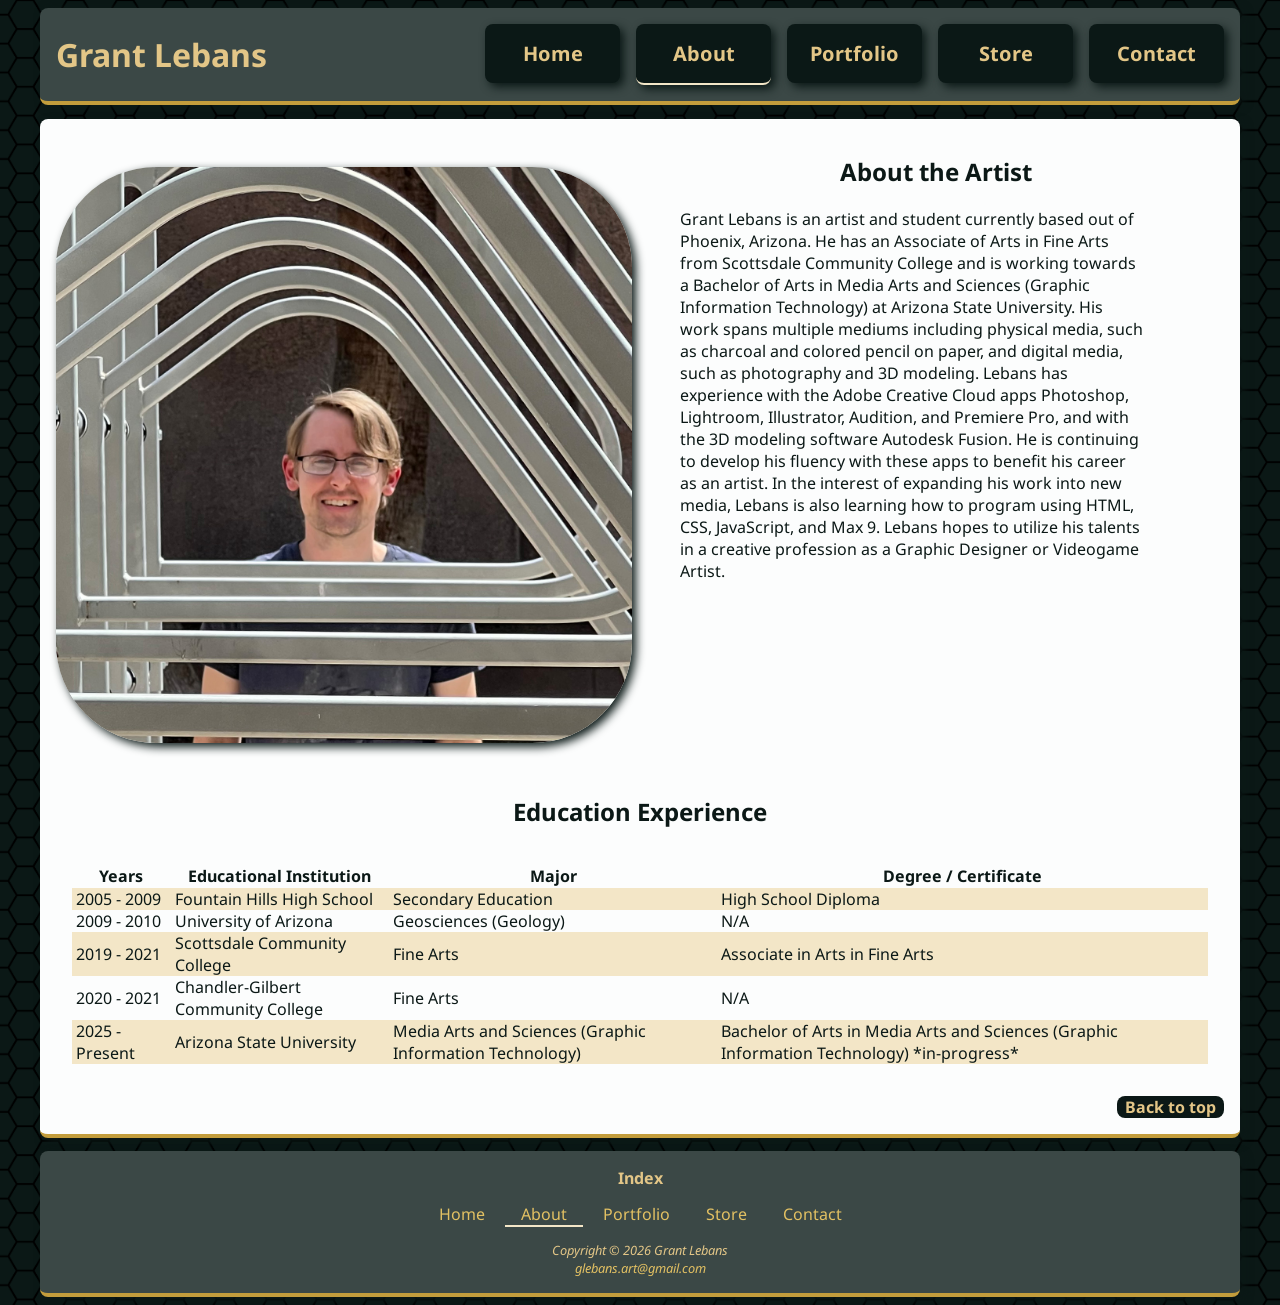
<file: about.html>
<!DOCTYPE html>
<html lang="en">
    <head>
        <meta charset="utf-8">
        <title>Grant Lebans :: About</title>
        <meta name="author" content="Grant Lebans">
        <meta name="description" content="Learn about the website author: Grant Lebans">
        <meta name="viewport" content="width=device-width, initial-scale=1.0">
        
        <!-- Favicon -->
        <link rel="icon" href="images/favicon.ico" type="image/x-icon">

        <!-- Google Fonts Links-->
        <link rel="preconnect" href="https://fonts.googleapis.com">
        <link rel="preconnect" href="https://fonts.gstatic.com" crossorigin>
        <link href="https://fonts.googleapis.com/css2?family=Noto+Sans:ital,wght@0,100..900;1,100..900&display=swap" rel="stylesheet">

        <!-- Google tag (gtag.js) -->
        <script async src="https://www.googletagmanager.com/gtag/js?id=G-ZD28MYNLQC"></script>
        <script>
            window.dataLayer = window.dataLayer || [];
            function gtag(){dataLayer.push(arguments);}
            gtag('js', new Date());

            gtag('config', 'G-ZD28MYNLQC');
        </script>

        <!-- stylesheet -->
        <link rel="stylesheet" href="styles.css">

    </head>
    <body id="top">
        <header>
            <h1><a href="index.html">Grant Lebans</a></h1>
            <nav>
                <ul>
                    <li><a href="index.html">Home</a></li>
                    <li><a href="about.html" class="current">About</a></li>
                    <li><a href="portfolio.html">Portfolio</a></li>
                    <li><a href="store.html">Store</a></li>
                    <li><a href="contact.html">Contact</a></li>
                </ul>
            </nav>
        </header>
        <main>
            <div id="about">
                <img src="images/grant.jpg" alt="A picture of the artist, Grant">
                <section id="about-2">
                    <h2>About the Artist</h2>
                    <p>
                        Grant Lebans is an artist and student currently based out of Phoenix, Arizona. 
                        He has an Associate of Arts in Fine Arts from Scottsdale Community College and is working towards 
                        a Bachelor of Arts in Media Arts and Sciences (Graphic Information Technology) at Arizona State University.
                        His work spans multiple mediums including physical media, such as charcoal and colored pencil on paper, and digital media, 
                        such as photography and 3D modeling. Lebans has experience with the Adobe Creative Cloud apps Photoshop, Lightroom, Illustrator, Audition, 
                        and Premiere Pro, and with the 3D modeling software Autodesk Fusion. He is continuing to develop his fluency with these apps to benefit 
                        his career as an artist. In the interest of expanding his work into new media, Lebans is also learning how to program using HTML, CSS, 
                        JavaScript, and Max 9. Lebans hopes to utilize his talents in a creative profession as a Graphic Designer or Videogame Artist. 
                    </p>
                </section>
            </div>
            <h2 id="caption">Education Experience</h2>
            <table>
                <tr>
                    <th>Years</th>
                    <th>Educational Institution</th>
                    <th>Major</th>
                    <th>Degree / Certificate</th>
                </tr>
                <tr>
                    <td>2005 - 2009</td>
                    <td>Fountain Hills High School</td>
                    <td>Secondary Education</td>
                    <td>High School Diploma</td>
                </tr>
                <tr>
                    <td>2009 - 2010</td>
                    <td>University of Arizona</td>
                    <td>Geosciences (Geology)</td>
                    <td>N/A</td>
                </tr>
                <tr>
                    <td>2019 - 2021</td>
                    <td>Scottsdale Community College</td>
                    <td>Fine Arts</td>
                    <td>Associate in Arts in Fine Arts</td>
                </tr>
                <tr>
                    <td>2020 - 2021</td>
                    <td>Chandler-Gilbert Community College</td>
                    <td>Fine Arts</td>
                    <td>N/A</td>
                </tr>
                <tr>
                    <td>2025 - Present</td>
                    <td>Arizona State University</td>
                    <td>Media Arts and Sciences (Graphic Information Technology)</td>
                    <td>Bachelor of Arts in Media Arts and Sciences (Graphic Information Technology) *in-progress*</td>
                </tr>
            </table>
            <div id="btt">
                <a href="#top">Back to top</a>
            </div>
        </main>
        <footer>
            <section id="footerindex">
                <h2>Index</h2>
                <a href="index.html">Home</a>
                <a href="about.html" class="current">About</a>
                <a href="portfolio.html">Portfolio</a>
                <a href="store.html">Store</a>
                <a href="contact.html">Contact</a>
            </section>
            <p>
                Copyright &copy; 2026 Grant Lebans <br>
                <a href="mailto:glebans.art@gmail.com">glebans.art@gmail.com</a>
            </p>
        </footer>
    </body>
</html>
</file>
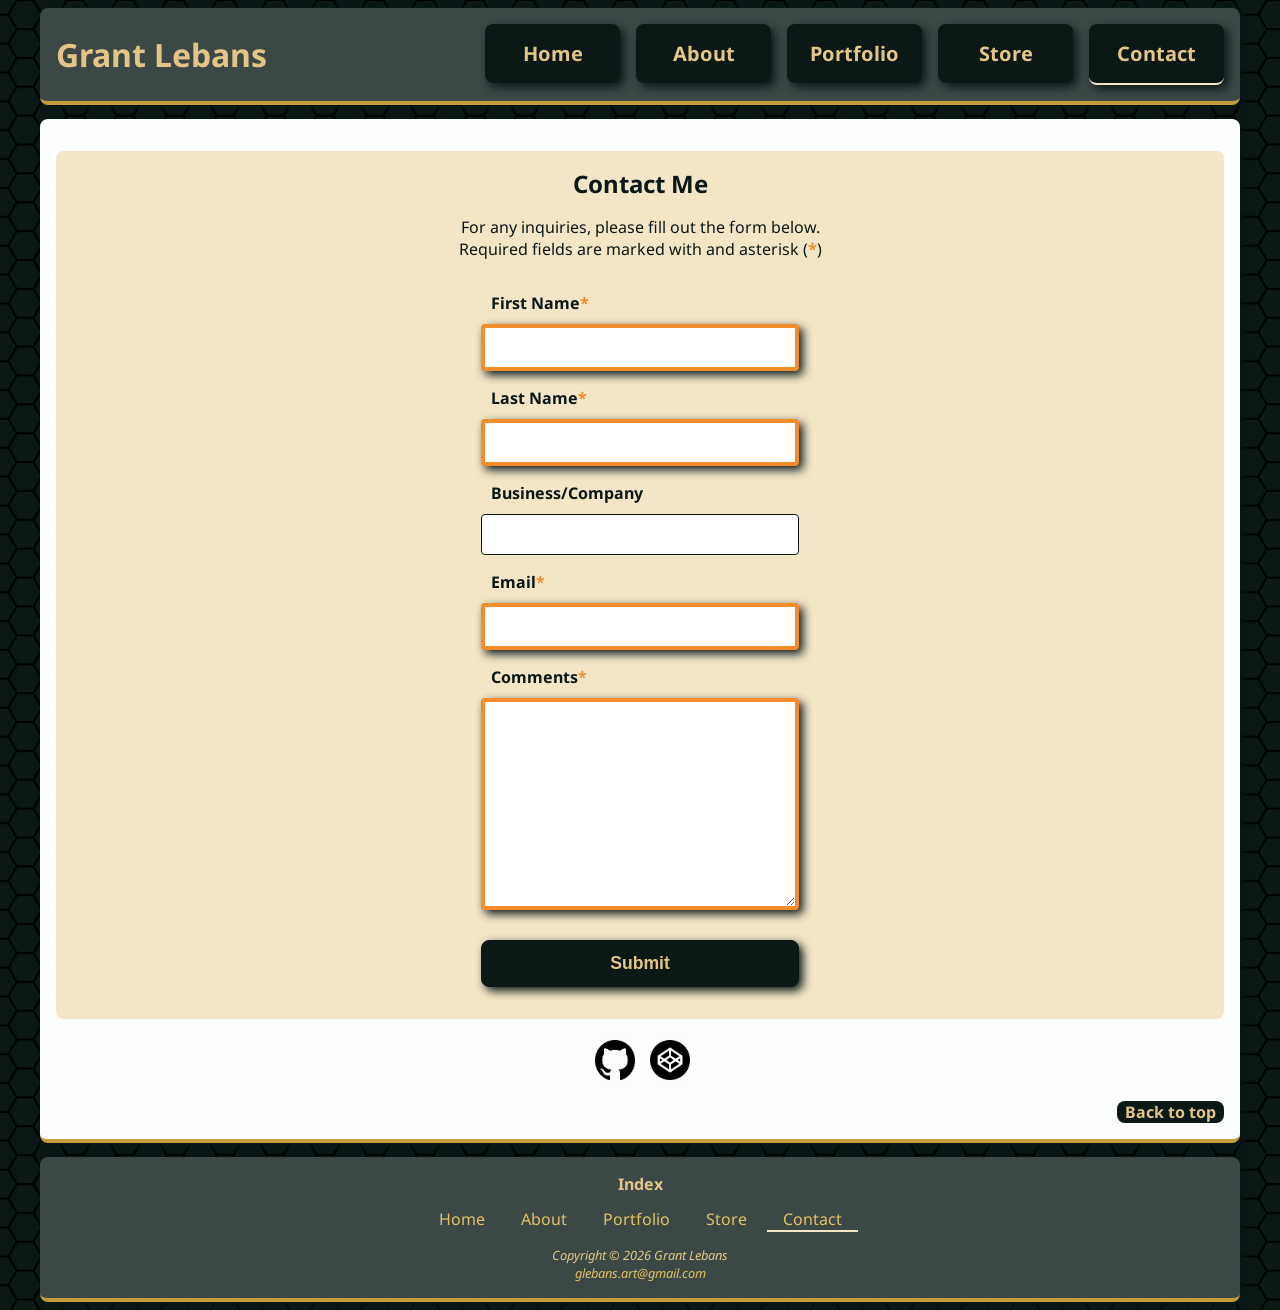
<file: contact.html>
<!DOCTYPE html>
<html lang="en">
    <head>
        <meta charset="utf-8">
        <title>Grant Lebans :: Contact</title>
        <meta name="author" content="Grant Lebans">
        <meta name="description" content="Contact Grant Lebans with inquiries through the provided form">
        <meta name="viewport" content="width=device-width, initial-scale=1.0">
        
        <!-- Favicon -->
        <link rel="icon" href="images/favicon.ico" type="image/x-icon">

        <!-- Google Fonts Links-->
        <link rel="preconnect" href="https://fonts.googleapis.com">
        <link rel="preconnect" href="https://fonts.gstatic.com" crossorigin>
        <link href="https://fonts.googleapis.com/css2?family=Noto+Sans:ital,wght@0,100..900;1,100..900&display=swap" rel="stylesheet">

        <!-- Google tag (gtag.js) -->
        <script async src="https://www.googletagmanager.com/gtag/js?id=G-ZD28MYNLQC"></script>
        <script>
            window.dataLayer = window.dataLayer || [];
            function gtag(){dataLayer.push(arguments);}
            gtag('js', new Date());

            gtag('config', 'G-ZD28MYNLQC');
        </script>

        <!-- stylesheet -->
        <link rel="stylesheet" href="styles.css">

    </head>
    <body id="top">
        <header>
            <h1><a href="index.html">Grant Lebans</a></h1>
            <nav>
                <ul>
                    <li><a href="index.html">Home</a></li>
                    <li><a href="about.html">About</a></li>
                    <li><a href="portfolio.html">Portfolio</a></li>
                    <li><a href="store.html">Store</a></li>
                    <li><a href="contact.html" class="current">Contact</a></li>
                </ul>
            </nav>
        </header>
        <main>
            <section id="form">
                <h2>Contact Me</h2>
                <p>
                    For any inquiries, please fill out the form below.<br>
                    Required fields are marked with and asterisk (<span class="required">*</span>)
                </p>
                <form action="#">
                    <label for="my-fname">First Name<span class="required">*</span></label>
                    <input type="text" id="my-fname" name="my-fname" required>
                    <label for="my-lname">Last Name<span class="required">*</span></label>
                    <input type="text" id="my-lname" name="my-lname" required>
                    <label for="my-biscom">Business/Company</label>
                    <input type="text" id="my-biscom" name="my-biscom">
                    <label for="my-email">Email<span class="required">*</span></label>
                    <input type="email" id="my-email" name="my-email" required>
                    <label for="my-comments">Comments<span class="required">*</span></label>
                    <textarea id="my-comments" name="my-comments" rows="12" required></textarea>
                    <input type="submit" value="Submit">
                </form>
            </section>
            <div id="links">
                <a href="https://github.com/glebans-Lebans" target="_blank" aria-label="My GitHub page"><img src="images/github-142-svgrepo-com.png" alt="GitHub Icon"></a>
                <a href="https://codepen.io/glebans-Lebans" target="_blank" aria-label="My CodePen page"><img src="images/codepen-02-svgrepo-com.png" alt="CodePen Icon"></a>
            </div>
            <div id="btt">
                <a href="#top">Back to top</a>
            </div>
        </main>
        <footer>
            <section id="footerindex">
                <h2>Index</h2>
                <a href="index.html">Home</a>
                <a href="about.html">About</a>
                <a href="portfolio.html">Portfolio</a>
                <a href="store.html">Store</a>
                <a href="contact.html" class="current">Contact</a>
            </section>
            <p>
                Copyright &copy; 2026 Grant Lebans <br>
                <a href="mailto:glebans.art@gmail.com">glebans.art@gmail.com</a>
            </p>
        </footer>
    </body>
</html>
</file>
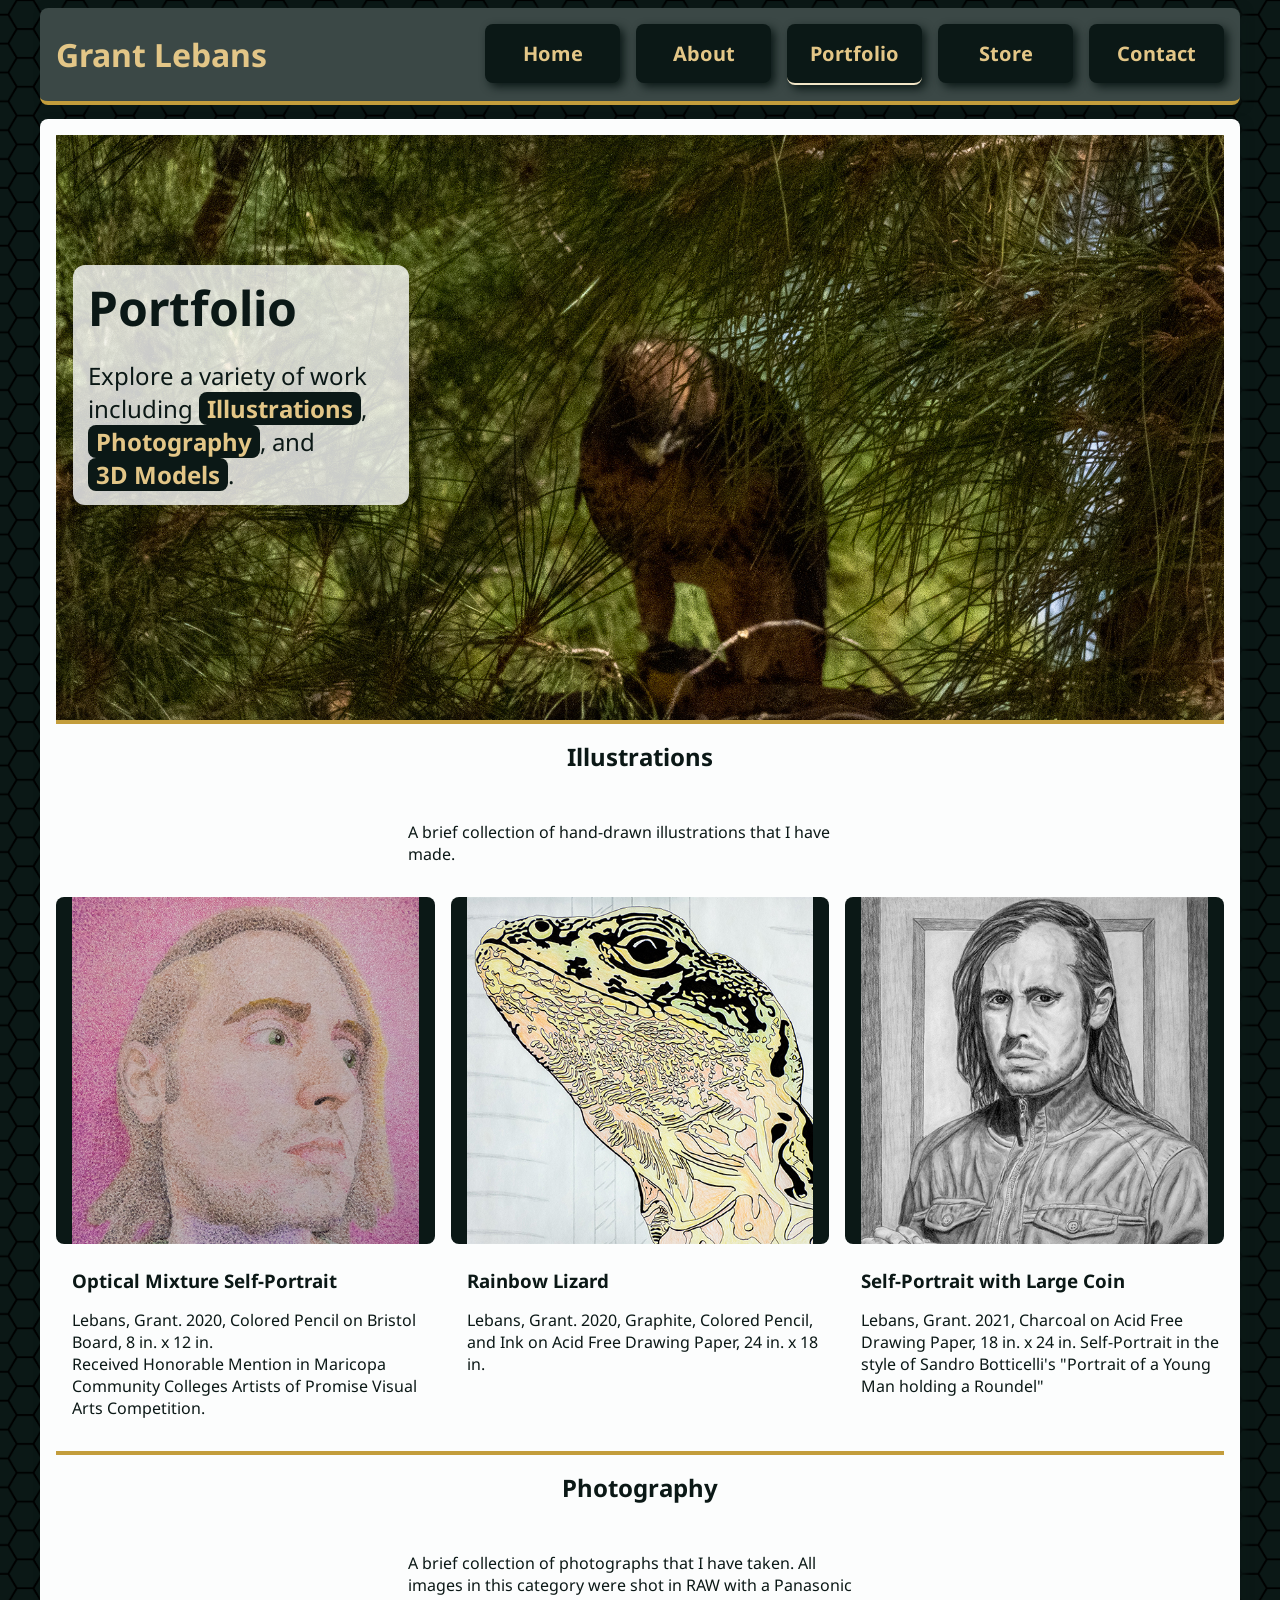
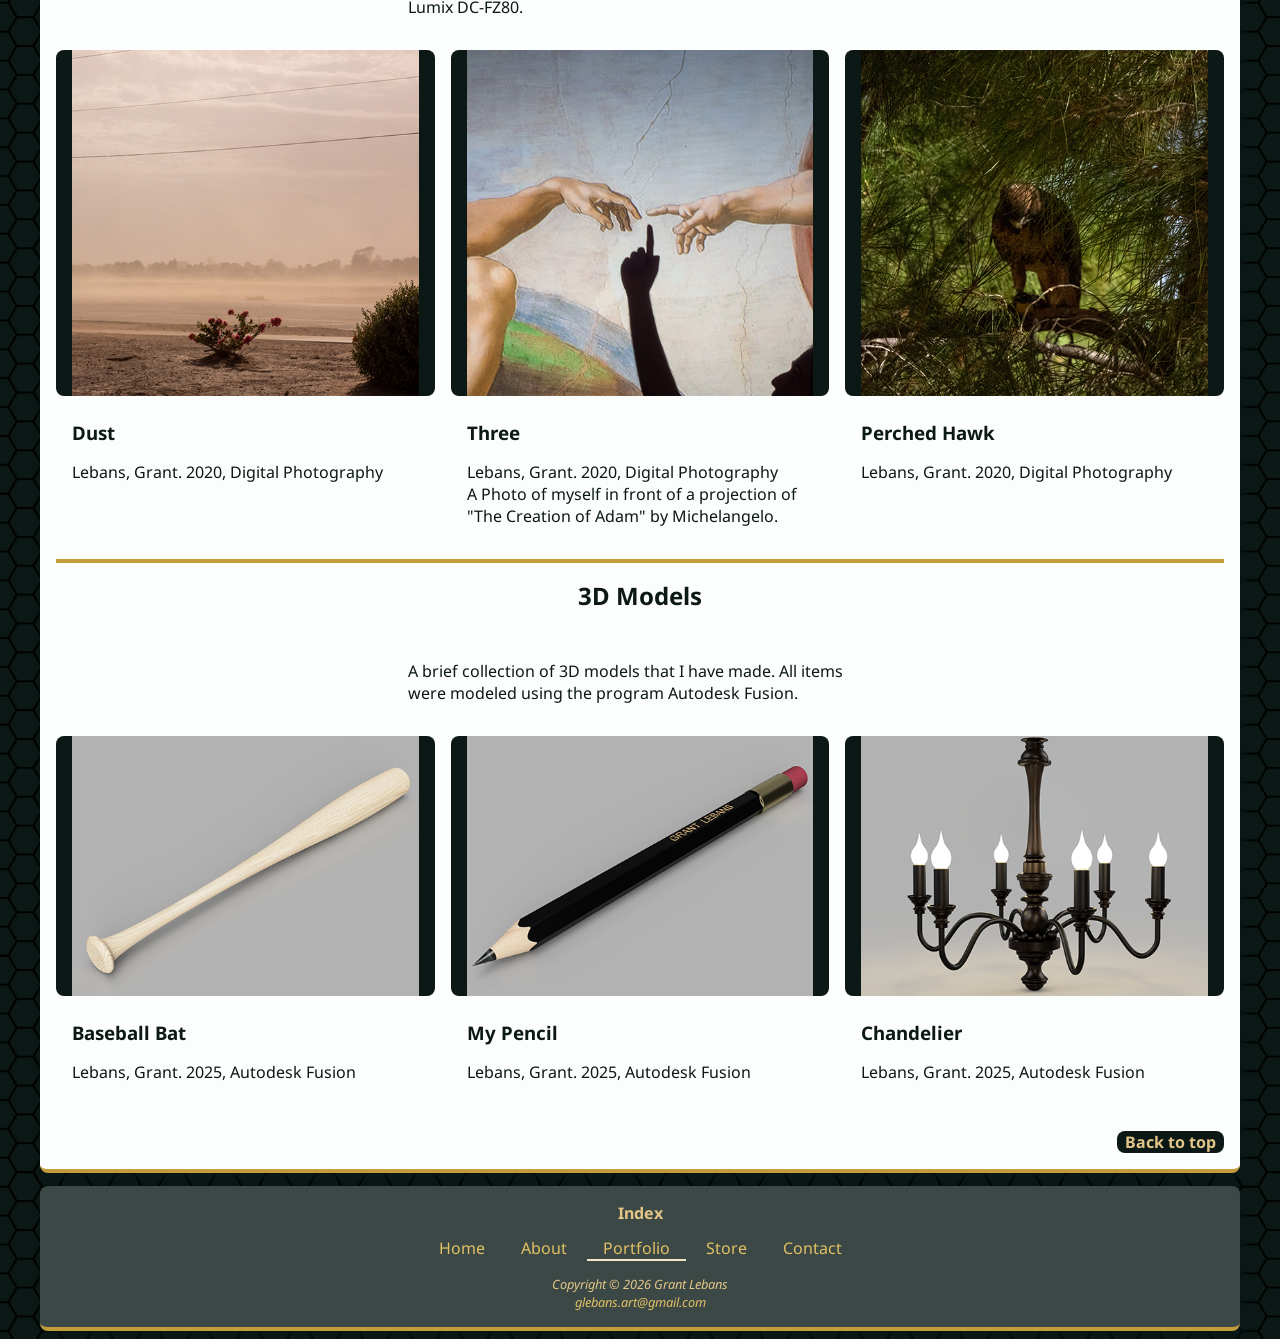
<file: portfolio.html>
<!DOCTYPE html>
<html lang="en">
    <head>
        <meta charset="utf-8">
        <title>Grant Lebans :: Portfolio</title>
        <meta name="author" content="Grant Lebans">
        <meta name="description" content="View items from my portfolio including illustrations, photography, and 3D modeling">
        <meta name="viewport" content="width=device-width, initial-scale=1.0">
        
        <!-- Favicon -->
        <link rel="icon" href="images/favicon.ico" type="image/x-icon">

        <!-- Google Fonts Links-->
        <link rel="preconnect" href="https://fonts.googleapis.com">
        <link rel="preconnect" href="https://fonts.gstatic.com" crossorigin>
        <link href="https://fonts.googleapis.com/css2?family=Noto+Sans:ital,wght@0,100..900;1,100..900&display=swap" rel="stylesheet">

        <!-- Google tag (gtag.js) -->
        <script async src="https://www.googletagmanager.com/gtag/js?id=G-ZD28MYNLQC"></script>
        <script>
            window.dataLayer = window.dataLayer || [];
            function gtag(){dataLayer.push(arguments);}
            gtag('js', new Date());

            gtag('config', 'G-ZD28MYNLQC');
        </script>

        <!-- stylesheet -->
        <link rel="stylesheet" href="styles.css">

    </head>
    <body id="top">
        <header>
            <h1><a href="index.html">Grant Lebans</a></h1>
            <nav>
                <ul>
                    <li><a href="index.html">Home</a></li>
                    <li><a href="about.html">About</a></li>
                    <li><a href="portfolio.html" class="current">Portfolio</a></li>
                    <li><a href="store.html">Store</a></li>
                    <li><a href="contact.html">Contact</a></li>
                </ul>
            </nav>
        </header>
        <main>
            <section id="home-intro">
                <h2>Portfolio</h2>
                <p>
                    Explore a variety of work including <a href="#illustrations">Illustrations</a>, <a href="#photography">Photography</a>, and <a href="#models">3D Models</a>.
                </p>
                <div id="intro-back">
                    
                </div>
            </section>
            <div id="p-hero">

            </div>
            <!-- 1 -->
            <section id="illustrations"> 
                <h2>Illustrations</h2>
                <p>
                    A brief collection of hand-drawn illustrations that I have made.
                </p>
                <div class="showcase-item">
                    <a href="images/om-portrait.jpg" target="_blank"><img src="images/omp-t.jpg" alt="A self-portrait in colored pencil"></a>
                    <h3>Optical Mixture Self-Portrait</h3>
                    <p>
                        Lebans, Grant. 2020, Colored Pencil on Bristol Board, 8 in. x 12 in.<br>
                        Received Honorable Mention in Maricopa Community Colleges Artists of Promise Visual Arts Competition.
                    </p>
                </div>
                <div class="showcase-item">
                    <a href="images/lizard.jpg" target="_blank"><img src="images/lizard-t.jpg" alt="A drawing of a lizard's head in graphite, colored pencil, and ink"></a>
                    <h3>Rainbow Lizard</h3>
                    <p>
                        Lebans, Grant. 2020, Graphite, Colored Pencil, and Ink on Acid Free Drawing Paper, 24 in. x 18 in.
                    </p>
                </div>
                <div class="showcase-item">
                    <a href="images/ch-portrait.jpg" target="_blank"><img src="images/chp-t.jpg" alt="A self portrait in charcoal"></a>
                    <h3>Self-Portrait with Large Coin</h3>
                    <p>
                        Lebans, Grant. 2021, Charcoal on Acid Free Drawing Paper, 18 in. x 24 in.
                        Self-Portrait in the style of Sandro Botticelli's "Portrait of a Young Man holding a Roundel"
                    </p>
                </div>
            </section>
            <!-- 2 -->
            <section id="photography">
                <h2>Photography</h2>
                <p>
                    A brief collection of photographs that I have taken. All images in this category were shot in RAW with a Panasonic Lumix DC-FZ80.
                </p>
                <div class="showcase-item">
                    <a href="images/dust.jpg" target="_blank"><img src="images/dust-t.jpg" alt="A roadside in a dust storm"></a>
                    <h3>Dust</h3>
                    <p>
                        Lebans, Grant. 2020, Digital Photography
                    </p>
                </div>
                <div class="showcase-item">
                    <a href="images/three.jpg" target="_blank"><img src="images/three-t.jpg" alt="Three hands from left, right, and bottom pointing fingers towards the center"></a>
                    <h3>Three</h3>
                    <p>
                        Lebans, Grant. 2020, Digital Photography <br>
                        A Photo of myself in front of a projection of "The Creation of Adam" by Michelangelo.
                    </p>
                </div>
                <div class="showcase-item">
                    <a href="images/hawk.jpg" target="_blank"><img src="images/hawk-t.jpg" alt="A hawk perched on a branch looking down"></a>
                    <h3>Perched Hawk</h3>
                    <p>
                        Lebans, Grant. 2020, Digital Photography
                    </p>
                </div>
            </section>
            <!-- 3 -->
             <section id="models">
                <h2>3D Models</h2>
                <p>
                    A brief collection of 3D models that I have made. All items were modeled using the program Autodesk Fusion.
                </p>
                <div class="showcase-item">
                    <a href="images/bat.png" target="_blank"><img src="images/bat-t.png" alt="A wooden baseball bat 3D model"></a>
                    <h3>Baseball Bat</h3>
                    <p>
                        Lebans, Grant. 2025, Autodesk Fusion
                    </p>
                </div>
                <div class="showcase-item">
                    <a href="images/pencil.png" target="_blank"><img src="images/pencil-t.png" alt="A black coated wooden pencil 3D model"></a>
                    <h3>My Pencil</h3>
                    <p>
                        Lebans, Grant. 2025, Autodesk Fusion
                    </p>
                </div>
                <div class="showcase-item">
                    <a href="images/chandelier.png" target="_blank"><img src="images/chandelier-t.png" alt="A 3D model of wooden chandelier with six candelabra arms"></a>
                    <h3>Chandelier</h3>
                    <p>
                        Lebans, Grant. 2025, Autodesk Fusion
                    </p>
                </div>
            </section>
            <div id="btt">
                <a href="#top">Back to top</a>
            </div>
        </main>
        <footer>
            <section id="footerindex">
                <h2>Index</h2>
                <a href="index.html">Home</a>
                <a href="about.html">About</a>
                <a href="portfolio.html" class="current">Portfolio</a>
                <a href="store.html">Store</a>
                <a href="contact.html">Contact</a>
            </section>
            <p>
                Copyright &copy; 2026 Grant Lebans <br>
                <a href="mailto:glebans.art@gmail.com">glebans.art@gmail.com</a>
            </p>
        </footer>
    </body>
</html>
</file>
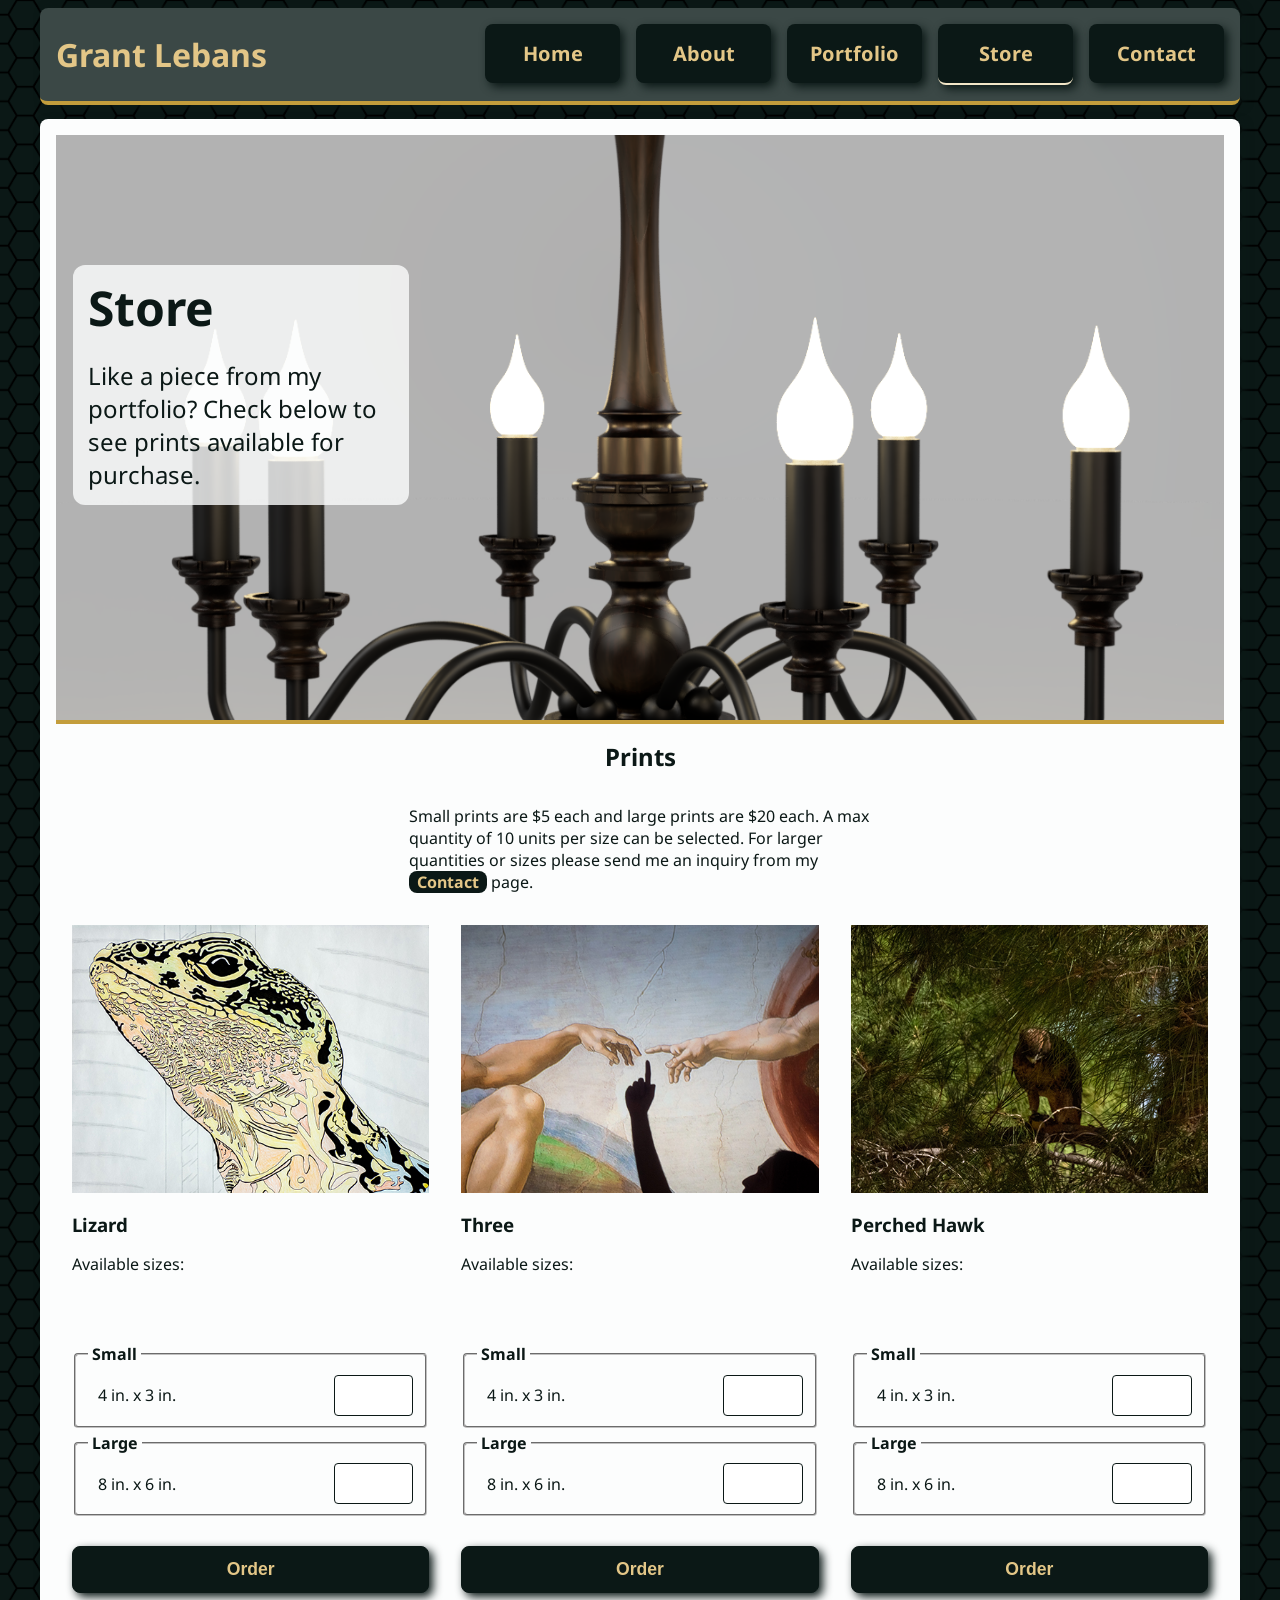
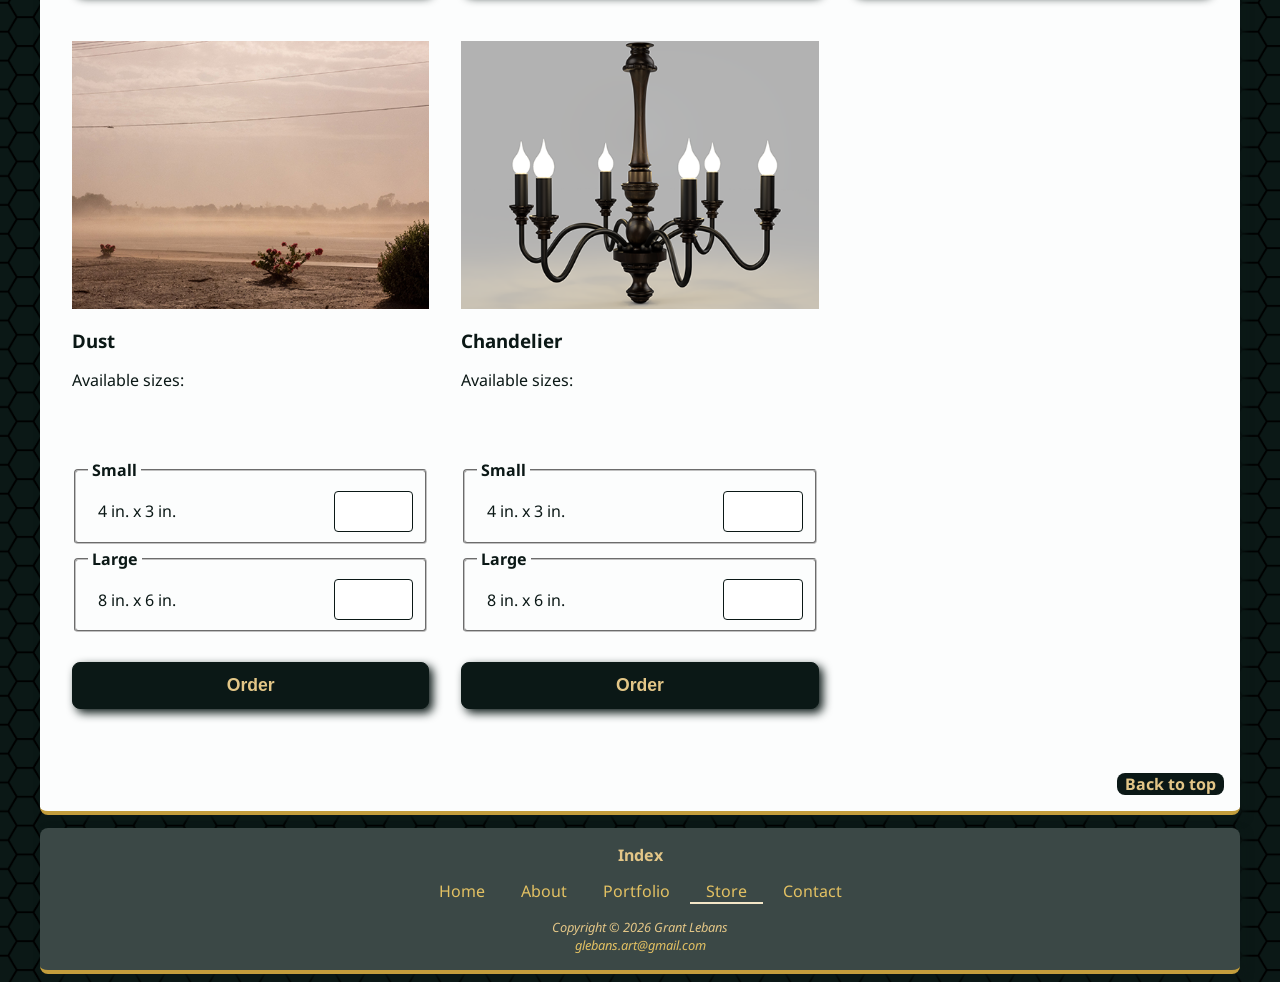
<file: store.html>
<!DOCTYPE html>
<html lang="en">
    <head>
        <meta charset="utf-8">
        <title>Grant Lebans :: Store</title>
        <meta name="author" content="Grant Lebans">
        <meta name="description" content="Order prints from Grant's portfolio">
        <meta name="viewport" content="width=device-width, initial-scale=1.0">
        
        <!-- Favicon -->
        <link rel="icon" href="images/favicon.ico" type="image/x-icon">

        <!-- Google Fonts Links-->
        <link rel="preconnect" href="https://fonts.googleapis.com">
        <link rel="preconnect" href="https://fonts.gstatic.com" crossorigin>
        <link href="https://fonts.googleapis.com/css2?family=Noto+Sans:ital,wght@0,100..900;1,100..900&display=swap" rel="stylesheet">

        <!-- Google tag (gtag.js) -->
        <script async src="https://www.googletagmanager.com/gtag/js?id=G-ZD28MYNLQC"></script>
        <script>
            window.dataLayer = window.dataLayer || [];
            function gtag(){dataLayer.push(arguments);}
            gtag('js', new Date());

            gtag('config', 'G-ZD28MYNLQC');
        </script>

        <!-- stylesheet -->
        <link rel="stylesheet" href="styles.css">

    </head>
    <body id="top">
        <header>
            <h1><a href="index.html">Grant Lebans</a></h1>
            <nav>
                <ul>
                    <li><a href="index.html">Home</a></li>
                    <li><a href="about.html">About</a></li>
                    <li><a href="portfolio.html">Portfolio</a></li>
                    <li><a href="store.html" class="current">Store</a></li>
                    <li><a href="contact.html">Contact</a></li>
                </ul>
            </nav>
        </header>
        <main>
            <section id="home-intro">
                <h2>Store</h2>
                <p>Like a piece from my portfolio? Check below to see prints available for purchase.</p>
                <div id="intro-back">
                    
                </div>
            </section>
            <div id="s-hero">

            </div>
            <section id="prints">
                <h2>Prints</h2>
                <p>
                    Small prints are $5 each and large prints are $20 each. A max quantity of 10 units per size can be selected. For larger quantities or sizes please send me an inquiry from my <a href="contact.html">Contact</a> page.
                </p>
                <div class="showcase-item">
                    <img src="images/lizard-s.jpg" alt="A drawing of a lizard's head in graphite, colored pencil, and ink">
                    <h3>Lizard</h3>
                    <p>
                        Available sizes:
                    </p>
                    <form action="#">
                        <fieldset>
                            <legend>Small</legend>
                            <label for="small">4 in. x 3 in.</label>
                            <input type="number" id="small" name="small" min="0" max="10">
                        </fieldset>
                        <fieldset>
                            <legend>Large</legend>
                            <label for="large">8 in. x 6 in.</label>
                            <input type="number" id="large" name="large" min="0" max="10">
                        </fieldset>
                        <input type="submit" value="Order">
                    </form>
                </div>
                <div class="showcase-item">
                    <img src="images/three-s.jpg" alt="Three hands from left, right, and bottom pointing fingers towards the center">
                    <h3>Three</h3>
                    <p>
                        Available sizes:
                    </p>
                    <form action="#">
                        <fieldset>
                            <legend>Small</legend>
                            <label for="small-2">4 in. x 3 in.</label>
                            <input type="number" id="small-2" name="small-2" min="0" max="10">
                        </fieldset>
                        <fieldset>
                            <legend>Large</legend>
                            <label for="large-2">8 in. x 6 in.</label>
                            <input type="number" id="large-2" name="large-2" min="0" max="10">
                        </fieldset>
                        <input type="submit" value="Order">
                    </form>
                </div>
                <div class="showcase-item">
                    <img src="images/hawk-s.jpg" alt="A hawk perched on a branch looking down">
                    <h3>Perched Hawk</h3>
                    <p>
                        Available sizes:
                    </p>
                    <form action="#">
                        <fieldset>
                            <legend>Small</legend>
                            <label for="small-3">4 in. x 3 in.</label>
                            <input type="number" id="small-3" name="small-3" min="0" max="10">
                        </fieldset>
                        <fieldset>
                            <legend>Large</legend>
                            <label for="large-3">8 in. x 6 in.</label>
                            <input type="number" id="large-3" name="large-3" min="0" max="10">
                        </fieldset>
                        <input type="submit" value="Order">
                    </form>
                </div>
                <div class="showcase-item">
                    <img src="images/dust-s.jpg" alt="A roadside in a dust storm">
                    <h3>Dust</h3>
                    <p>
                        Available sizes:
                    </p>
                    <form action="#">
                        <fieldset>
                            <legend>Small</legend>
                            <label for="small-4">4 in. x 3 in.</label>
                            <input type="number" id="small-4" name="small-4" min="0" max="10">
                        </fieldset>
                        <fieldset>
                            <legend>Large</legend>
                            <label for="large-4">8 in. x 6 in.</label>
                            <input type="number" id="large-4" name="large-4" min="0" max="10">
                        </fieldset>
                        <input type="submit" value="Order">
                    </form>
                </div>
                <div class="showcase-item">
                    <img src="images/chandelier-t.png" alt="A 3D model of wooden chandelier with six candelabra arms">
                    <h3>Chandelier</h3>
                    <p>
                        Available sizes:
                    </p>
                    <form action="#">
                        <fieldset>
                            <legend>Small</legend>
                            <label for="small-5">4 in. x 3 in.</label>
                            <input type="number" id="small-5" name="small-5" min="0" max="10">
                        </fieldset>
                        <fieldset>
                            <legend>Large</legend>
                            <label for="large-5">8 in. x 6 in.</label>
                            <input type="number" id="large-5" name="large-5" min="0" max="10">
                        </fieldset>
                        <input type="submit" value="Order">
                    </form>
                </div>
            </section>
            <div id="btt">
                <a href="#top">Back to top</a>
            </div>
        </main>
        <footer>
            <section id="footerindex">
                <h2>Index</h2>
                <a href="index.html">Home</a>
                <a href="about.html">About</a>
                <a href="portfolio.html">Portfolio</a>
                <a href="store.html" class="current">Store</a>
                <a href="contact.html">Contact</a>
            </section>
            <p>
                Copyright &copy; 2026 Grant Lebans <br>
                <a href="mailto:glebans.art@gmail.com">glebans.art@gmail.com</a>
            </p>
        </footer>
    </body>
</html>
</file>
<file: styles.css>
:root {
    /* Colors */
    --text: #0b1816;
    --text-light: #3b4846;
    --background: #fcfdfd;
    --primary: #c39d3c;
    --secondary: #e3c687;
    --tertiary: #f3e6c7;
    --accent: #e3c163;
    --special: #f38d2c;

    /* Font */
    --font: 'Noto Sans', sans-serif;

    /* Shadows */
    --lg-shadow: 4px 4px 10px var(--text);
    --sm-shadow: 2px 2px 5px var(--text);
    --hd-shadow: 4px 1px 10px var(--text);
}

* {
    box-sizing: border-box;
}

body {
    background-color: var(--text);
    background-image: url(images/hex.png);
    background-size: 50px;
}

header, main, footer {
    /* max-width: 1200px; */
    width: clamp(500px, 100%, 1200px);
    margin: 0 auto;
    font-family: var(--font);
    border-bottom: 4px solid var(--primary);
    border-radius: 8px;
    box-shadow: var(--lg-shadow);
}

header, footer {
    background-color: var(--text-light);
}

/* Header */
header {
    display: grid;
    grid-template-columns: 0.5fr 1fr;
    justify-content: center;
    align-items: center;
    position: sticky;
    top: 0;
    z-index: 5;
    padding: 0 1rem;
    box-shadow: var(--hd-shadow);
}

header h1 a {
    text-decoration: none;
    color: var(--secondary);
}

header h1 a:hover {
    color: var(--tertiary);
    transition: color 0.5s ease-in;
}

header h1 a:focus {
    outline: 2px solid var(--primary);
}

/* Navigation */
nav ul {
    list-style-type: none;
    display: grid;
    grid-template-columns: repeat(auto-fit, minmax(110px, 1fr));
    gap: 1rem;
}

nav a {
    display: block;
    padding: 1rem;
    text-decoration: none;
    text-align: center;
    font-weight: bold;
    font-size: 1.25rem;
    color: var(--secondary);
    background-color: var(--text);
    border-radius: 8px;
    box-shadow: var(--lg-shadow);
}

nav a:hover {
    color: var(--text);
    background-color: var(--secondary);
    box-shadow: var(--sm-shadow);
    transition: background-color 0.25s ease-in, color 0.25s ease-in, box-shadow 0.25s ease-in;
}

nav a:focus {
    outline: 2px solid var(--primary);
}

/* Main */
main {
    padding: 1rem;
    margin-top: 0.9rem;
    background-color: var(--background);
    color: var(--text);
}

main a {
    display: inline-block;
    text-decoration: none;
    font-weight: bold;
    color: var(--secondary);
    background-color: var(--text);
    border-radius: 8px;
    padding: 0 0.5rem;
}

main a:hover {
    color: var(--text);
    background-color: var(--secondary);
    transition: background-color 0.25s ease-in, color 0.25s ease-in;
}

main a:focus {
    outline: 2px solid var(--primary);
}

p {
    max-width: 55ch;
}

img {
    display: block;
}

video {
    display: block;
}

.current {
    border-bottom: 2px solid var(--tertiary);
}

/* Home Page */
#home-intro {
    padding: 2rem;
    z-index: 1;
    position: relative;
    padding: 0 1rem;
}

#home-intro h2 {
    font-size: 3rem;
    position: absolute;
    top: 100px;
    padding-right: 6.8rem;
    padding-left: 1rem;
}

#home-intro p {
    font-size: 1.5rem;
    width: 25ch;
    position: absolute;
    top: 200px;
    padding-left: 1rem;
}

#intro-back {
    position: absolute;
    background-image: url(images/square.png);
    background-repeat: no-repeat;
    opacity: 0.8;
    border-radius: 10px;
    transform: scale(1.2);
    top: 150px;
    left: 45px;
    width: 280px;
    height: 200px;
    z-index: -1;
}

#home-hero {
    min-height: 65vh;
    background-image: url(images/three.jpg);
    background-position: center;
    background-repeat: no-repeat;
    background-size: cover;
    background-attachment: fixed;
}

/* Home Showcase Section */
#homeshowcase {
    display: grid;
    grid-template-columns: repeat(auto-fit, minmax(300px, 1fr));
    border-top: 4px solid var(--primary);
    padding-top: 0;
}

#homeshowcase > h2, #homeshowcase > p {
    grid-column: 1/-1;
    margin: auto;
    padding: 1rem;
}

#homeshowcase h3 {
    padding-bottom: 0;
    padding-left: 1rem;
    margin-bottom: 0;
}

.showcase-item video{
    max-width: 100%;
    margin: 1rem auto;
    padding: 0 1rem;    
}

.showcase-item img{
    max-width: 100%;
    margin: 0 auto;
    padding: 0 1rem;    
}

.showcase-item p {
    padding-top: 0;
    padding-left: 1rem;
}

/* About Page */
#about {
    display: grid;
    grid-template-columns: repeat(auto-fit, minmax(300px, 1fr));
    gap: 1rem;
}

#about img {
    max-width: 100%;
    margin: 2rem auto;
    border-radius: 100px;
    box-shadow: var(--lg-shadow);
}

#about h2 {
    text-align: center;
}

#about p {
    padding-left: 2rem;
}

/* Table */
table {
    display: grid;
    grid-template-columns: repeat(auto-fit, minmax(300px, 1fr));
    padding: 1rem;
    border-collapse: collapse;
}

tr {
    padding: 1rem;
}

tr:nth-of-type(even) {
    background-color: var(--tertiary);
}

td {
    padding: 0 0.25rem;
}

#caption {
    text-align: center;
}

/* Back to Top Button */
#btt {
    display: flex;
    justify-content: flex-end;
    padding-top: 1rem
}

/* Portfolio Page */
#p-hero {
    min-height: 65vh;
    background-image: url(images/hawk.jpg);
    background-position: center;
    background-repeat: no-repeat;
    background-size: cover;
    background-attachment: fixed;
}

/* Portfolio Showcase Section */
#illustrations, #photography, #models {
    display: grid;
    grid-template-columns: repeat(auto-fit, minmax(300px, 1fr));
    gap: 1rem;
    border-top: 4px solid var(--primary);
    padding-top: 0;
    padding-bottom: 1rem;
}

#illustrations > h2, #illustrations > p, #photography > h2, #photography > p, #models > h2, #models > p {
    grid-column: 1/-1;
    margin: auto;
    padding: 1rem;
}

#illustrations h3, #photography h3, #models h3 {
    padding-bottom: 0;
    padding-left: 1rem;
    margin-bottom: 0;
}

#illustrations a, #photography a, #models a {
    padding: 0;
}

/* Store Page */
#s-hero {
    min-height: 65vh;
    background-image: url(images/chandelier.png);
    background-position: center;
    background-repeat: no-repeat;
    background-size: cover;
    background-attachment: fixed;
}

#prints {
    display: grid;
    grid-template-columns: repeat(auto-fit, minmax(300px, 1fr));
    border-top: 4px solid var(--primary);
    padding-top: 0;
}

#prints > h2, #prints > p {
    grid-column: 1/-1;
    margin: auto;
    padding: 1rem;
}

#prints p {
    padding-bottom: 2rem;
}

#prints h3 {
    padding-bottom: 0;
    padding-left: 1rem;
    margin-bottom: 0;
}

.showcase-item form {
    width: auto;
}

fieldset {
    display: flex;
    border-radius: 4px;
}

fieldset label, fieldset input {
    margin: auto;
}

fieldset label {
    font-weight: normal;
}

fieldset input {
    width: 30%;
}

legend {
    font-weight: bold;
    padding: 0.25rem;
}

/* Contact Form */
#form {
    background-color: var(--tertiary);
    border-radius: 8px;
}

#form > h2, #form > p {
    width: 100%;
    margin: 16px auto;
    text-align: center;
}

#form > h2 {
    padding-top: 16px;
}

form { 
    width: 350px;
    margin: 16px auto;
    padding: 16px;
}

label, input, textarea {
    display: block;
    width: 100%;
}

label {
    padding-left: 10px;
    font-weight: bold;
}

input, textarea {
    padding: 12px;
    margin-top: 10px;
    margin-bottom: 16px;
    border: 1px solid var(--text);
    border-radius: 4px;
}

input:invalid, textarea:invalid {
    border: 4px solid var(--special);
    box-shadow: var(--lg-shadow);
}

input:focus, textarea:focus {
    outline: 2px solid var(--text);
}

input[type=submit] {
    margin-top: 30px;
    font-size: 1.1rem;
    font-weight: bold;
    color: var(--secondary);
    background-color: var(--text);
    border-radius: 8px;
    box-shadow: var(--lg-shadow);
}

input[type=submit]:hover {
    color: var(--text);
    background-color: var(--secondary);
    border-color: var(--secondary);
    box-shadow: var(--sm-shadow);
    transition: background-color 0.25s ease-in, color 0.25s ease-in, border-color 0.25s ease-in, box-shadow 0.25s ease-in;
}

input[type=submit]:focus {
    outline: 2px solid var(--primary);
}

.required {
    font-weight: bold;
    color: var(--special);
}

/* Contact External Links */
#links {
    display: flex;
    gap: 5px;
    width: 100px;
    margin: auto;
}

#links a {
    background-color: var(--background);
    border-radius: 360px;
    padding: 0;
}

#links a:hover {
    background-color: var(--secondary);
}

#links img {
    width: 50px;
    height: 50px;
    padding: 5px;
}

/* Footer */
footer {
    padding: 0 0.9rem;
    color: var(--secondary);
    text-align: center;
}

footer h2 {
    font-size: 1rem;
    padding-top: 1rem;
}

footer a {
    text-decoration: none;
    color: var(--accent);
    padding: 0 1rem;
}

footer a:visited {
    color: var(--primary);
}

footer a:hover {
    border-bottom: 2px solid var(--primary);
}

footer a:focus {
    outline: 2px solid var(--primary);
}

footer p {
    font-size: 0.8rem;
    font-style: italic;
    text-align: center;
    margin: auto;
    padding: 1rem;
}
</file>
